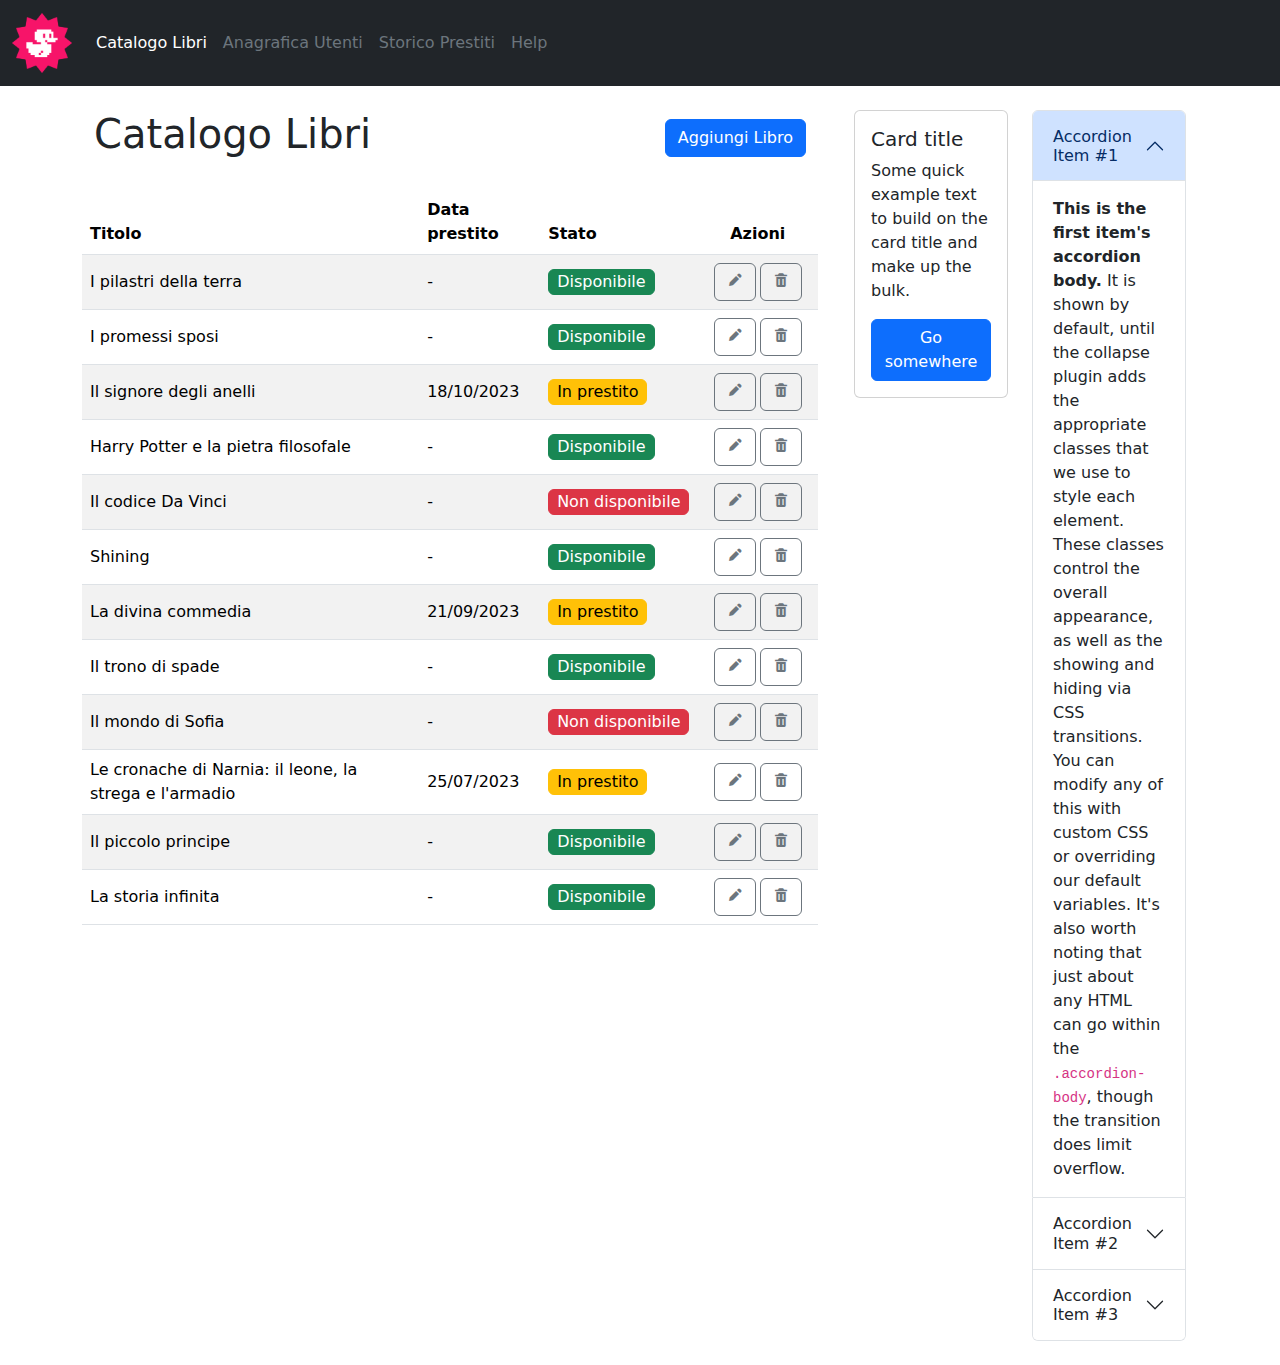
<file: index.html>
<!DOCTYPE html>
<html lang="en">

<head>
    <meta charset="UTF-8">
    <meta name="viewport" content="width=device-width, initial-scale=1.0">
    <title>Bootstrap Dashboard</title>
    <link rel="stylesheet" href="./css/app.css">
    <link href='https://unpkg.com/boxicons@2.1.4/css/boxicons.min.css' rel='stylesheet'>
    <link href="https://cdn.jsdelivr.net/npm/bootstrap@5.3.3/dist/css/bootstrap.min.css" rel="stylesheet"
        integrity="sha384-QWTKZyjpPEjISv5WaRU9OFeRpok6YctnYmDr5pNlyT2bRjXh0JMhjY6hW+ALEwIH" crossorigin="anonymous">
</head>

<body>

    <header>
        <nav class="navbar navbar-expand-lg bg-dark" data-bs-theme="dark">
            <div class="container-fluid">
                <a class="navbar-brand" href="#"><img src="./img/duck.png"></a>
                <button class="navbar-toggler" type="button" data-bs-toggle="collapse"
                    data-bs-target="#navbarSupportedContent" aria-controls="navbarSupportedContent"
                    aria-expanded="false" aria-label="Toggle navigation">
                    <span class="navbar-toggler-icon"></span>
                </button>
                <div class="collapse navbar-collapse" id="navbarSupportedContent">
                    <ul class="navbar-nav me-auto mb-2 mb-lg-0">
                        <li class="nav-item text-secondary">
                            <a class="nav-link active text-white" aria-current="page" href="#">Catalogo Libri</a>
                        </li>
                        <li class="nav-item">
                            <a class="nav-link text-secondary" href="#">Anagrafica Utenti</a>
                        </li>
                        <li class="nav-item">
                            <a class="nav-link text-secondary" href="#">Storico Prestiti</a>
                        </li>
                        <li class="nav-item">
                            <a class="nav-link text-secondary" href="#">Help</a>
                        </li>
                    </ul>
                    <form class="d-none" role="search">
                        <input class="form-control me-2" type="search" placeholder="Search" aria-label="Search">
                        <button class="btn btn-outline-success" type="submit">Search</button>
                    </form>
                </div>
            </div>
        </nav>
    </header>

    <main>
        <div class="container my-4">
            <div class="row">

                <div class="col-lg-8 mb-4">
                    <section>
                        <div class="container d-flex justify-content-between align-items-center mb-4">
                            <h1 class="text-dark">Catalogo Libri</h1>
                            <a href="./add-book.html"><button type="button" class="btn btn-primary">Aggiungi Libro</button></a>
                        </div>
                    </section>
                    <table class="table table-striped">
                        <thead>
                            <tr>
                                <th class="w-50" scope="col">Titolo</th>
                                <th class="d-none d-md-table-cell" scope="col">Data prestito</th>
                                <th scope="col">Stato</th>
                                <th class="text-center" scope="col">Azioni</th>
                            </tr>
                        </thead>
                        <tbody>
                            <tr>
                                <td>I pilastri della terra</td>
                                <td class="d-none d-md-table-cell">-</td>
                                <td>
                                    <button type="button" class="btn btn-success py-0 px-2">Disponibile</button>
                                </td>
                                <td>
                                    <div class="action-btns d-flex gap-1 justify-content-center">
                                        <button type="button" class="btn btn-outline-secondary"><i
                                                class='bx bxs-pencil'></i></button>
                                        <button type="button" class="btn btn-outline-secondary"><i
                                                class='bx bxs-trash'></i></button>
                                    </div>
                                </td>
                            </tr>
                            <tr>
                                <td>I promessi sposi</td>
                                <td class="d-none d-md-table-cell">-</td>
                                <td>
                                    <button type="button" class="btn btn-success py-0 px-2">Disponibile</button>
                                </td>
                                <td>
                                    <div class="action-btns d-flex gap-1 justify-content-center">
                                        <button type="button" class="btn btn-outline-secondary"><i
                                                class='bx bxs-pencil'></i></button>
                                        <button type="button" class="btn btn-outline-secondary"><i
                                                class='bx bxs-trash'></i></button>
                                    </div>
                                </td>
                            </tr>
                            <tr>
                                <td>Il signore degli anelli</td>
                                <td class="d-none d-md-table-cell">18/10/2023</td>
                                <td>
                                    <button type="button" class="btn btn-warning py-0 px-2">In prestito</button>
                                </td>
                                <td>
                                    <div class="action-btns d-flex gap-1 justify-content-center">
                                        <button type="button" class="btn btn-outline-secondary"><i
                                                class='bx bxs-pencil'></i></button>
                                        <button type="button" class="btn btn-outline-secondary"><i
                                                class='bx bxs-trash'></i></button>
                                    </div>
                                </td>
                            </tr>
                            <tr>
                                <td>Harry Potter e la pietra filosofale</td>
                                <td class="d-none d-md-table-cell">-</td>
                                <td>
                                    <button type="button" class="btn btn-success py-0 px-2">Disponibile</button>
                                </td>
                                <td>
                                    <div class="action-btns d-flex gap-1 justify-content-center">
                                        <button type="button" class="btn btn-outline-secondary"><i
                                                class='bx bxs-pencil'></i></button>
                                        <button type="button" class="btn btn-outline-secondary"><i
                                                class='bx bxs-trash'></i></button>
                                    </div>
                                </td>
                            </tr>
                            <tr>
                                <td>Il codice Da Vinci</td>
                                <td class="d-none d-md-table-cell">-</td>
                                <td>
                                    <button type="button" class="btn btn-danger py-0 px-2">Non disponibile</button>
                                </td>
                                <td>
                                    <div class="action-btns d-flex gap-1 justify-content-center">
                                        <button type="button" class="btn btn-outline-secondary"><i
                                                class='bx bxs-pencil'></i></button>
                                        <button type="button" class="btn btn-outline-secondary"><i
                                                class='bx bxs-trash'></i></button>
                                    </div>
                                </td>
                            </tr>
                            <tr>
                                <td>Shining</td>
                                <td class="d-none d-md-table-cell">-</td>
                                <td>
                                    <button type="button" class="btn btn-success py-0 px-2">Disponibile</button>
                                </td>
                                <td>
                                    <div class="action-btns d-flex gap-1 justify-content-center">
                                        <button type="button" class="btn btn-outline-secondary"><i
                                                class='bx bxs-pencil'></i></button>
                                        <button type="button" class="btn btn-outline-secondary"><i
                                                class='bx bxs-trash'></i></button>
                                    </div>
                                </td>
                            </tr>
                            <tr>
                                <td>La divina commedia</td>
                                <td class="d-none d-md-table-cell">21/09/2023</td>
                                <td>
                                    <button type="button" class="btn btn-warning py-0 px-2">In prestito</button>
                                </td>
                                <td>
                                    <div class="action-btns d-flex gap-1 justify-content-center">
                                        <button type="button" class="btn btn-outline-secondary"><i
                                                class='bx bxs-pencil'></i></button>
                                        <button type="button" class="btn btn-outline-secondary"><i
                                                class='bx bxs-trash'></i></button>
                                    </div>
                                </td>
                            </tr>
                            <tr>
                                <td>Il trono di spade</td>
                                <td class="d-none d-md-table-cell">-</td>
                                <td>
                                    <button type="button" class="btn btn-success py-0 px-2">Disponibile</button>
                                </td>
                                <td>
                                    <div class="action-btns d-flex gap-1 justify-content-center">
                                        <button type="button" class="btn btn-outline-secondary"><i
                                                class='bx bxs-pencil'></i></button>
                                        <button type="button" class="btn btn-outline-secondary"><i
                                                class='bx bxs-trash'></i></button>
                                    </div>
                                </td>
                            </tr>
                            <tr>
                                <td>Il mondo di Sofia</td>
                                <td class="d-none d-md-table-cell">-</td>
                                <td>
                                    <button type="button" class="btn btn-danger py-0 px-2">Non disponibile</button>
                                </td>
                                <td>
                                    <div class="action-btns d-flex gap-1 justify-content-center">
                                        <button type="button" class="btn btn-outline-secondary"><i
                                                class='bx bxs-pencil'></i></button>
                                        <button type="button" class="btn btn-outline-secondary"><i
                                                class='bx bxs-trash'></i></button>
                                    </div>
                                </td>
                            </tr>
                            <tr>
                                <td>Le cronache di Narnia: il leone, la strega e l'armadio</td>
                                <td class="d-none d-md-table-cell">25/07/2023</td>
                                <td>
                                    <button type="button" class="btn btn-warning py-0 px-2">In prestito</button>
                                </td>
                                <td>
                                    <div class="action-btns d-flex gap-1 justify-content-center">
                                        <button type="button" class="btn btn-outline-secondary"><i
                                                class='bx bxs-pencil'></i></button>
                                        <button type="button" class="btn btn-outline-secondary"><i
                                                class='bx bxs-trash'></i></button>
                                    </div>
                                </td>
                            </tr>
                            <tr>
                                <td>Il piccolo principe</td>
                                <td class="d-none d-md-table-cell">-</td>
                                <td>
                                    <button type="button" class="btn btn-success py-0 px-2">Disponibile</button>
                                </td>
                                <td>
                                    <div class="action-btns d-flex gap-1 justify-content-center">
                                        <button type="button" class="btn btn-outline-secondary"><i
                                                class='bx bxs-pencil'></i></button>
                                        <button type="button" class="btn btn-outline-secondary"><i
                                                class='bx bxs-trash'></i></button>
                                    </div>
                                </td>
                            </tr>
                            <tr>
                                <td>La storia infinita</td>
                                <td class="d-none d-md-table-cell">-</td>
                                <td>
                                    <button type="button" class="btn btn-success py-0 px-2">Disponibile</button>
                                </td>
                                <td>
                                    <div class="action-btns d-flex gap-1 justify-content-center">
                                        <button type="button" class="btn btn-outline-secondary"><i
                                                class='bx bxs-pencil'></i></button>
                                        <button type="button" class="btn btn-outline-secondary"><i
                                                class='bx bxs-trash'></i></button>
                                    </div>
                                </td>
                            </tr>
                        </tbody>
                    </table>
                </div>

                <div class="col-lg-4">
                    <div class="container">
                        <div class="row">

                            <div class="col-xl-6 mb-4">
                                <div class="card">
                                    <div class="card-body">
                                        <h5 class="card-title">Card title</h5>
                                        <p class="card-text">Some quick example text to build on the card title and
                                            make up the bulk.</p>
                                        <a href="#" class="btn btn-primary">Go somewhere</a>
                                    </div>
                                </div>
                            </div>

                            <div class="col-xl-6">
                                <div class="accordion" id="accordionExample">
                                    <div class="accordion-item">
                                        <h2 class="accordion-header">
                                            <button class="accordion-button" type="button" data-bs-toggle="collapse"
                                                data-bs-target="#collapseOne" aria-expanded="true"
                                                aria-controls="collapseOne">
                                                Accordion Item #1
                                            </button>
                                        </h2>
                                        <div id="collapseOne" class="accordion-collapse collapse show"
                                            data-bs-parent="#accordionExample">
                                            <div class="accordion-body">
                                                <strong>This is the first item's accordion body.</strong> It is
                                                shown by
                                                default, until the collapse plugin adds the appropriate classes that
                                                we
                                                use to style each element. These classes control the overall
                                                appearance,
                                                as well as the showing and hiding via CSS transitions. You can
                                                modify
                                                any of this with custom CSS or overriding our default variables.
                                                It's
                                                also worth noting that just about any HTML can go within the
                                                <code>.accordion-body</code>, though the transition does limit
                                                overflow.
                                            </div>
                                        </div>
                                    </div>
                                    <div class="accordion-item">
                                        <h2 class="accordion-header">
                                            <button class="accordion-button collapsed" type="button"
                                                data-bs-toggle="collapse" data-bs-target="#collapseTwo"
                                                aria-expanded="false" aria-controls="collapseTwo">
                                                Accordion Item #2
                                            </button>
                                        </h2>
                                        <div id="collapseTwo" class="accordion-collapse collapse"
                                            data-bs-parent="#accordionExample">
                                            <div class="accordion-body">
                                                <strong>This is the second item's accordion body.</strong> It is
                                                hidden
                                                by default, until the collapse plugin adds the appropriate classes
                                                that
                                                we use to style each element. These classes control the overall
                                                appearance, as well as the showing and hiding via CSS transitions.
                                                You
                                                can modify any of this with custom CSS or overriding our default
                                                variables. It's also worth noting that just about any HTML can go
                                                within
                                                the <code>.accordion-body</code>, though the transition does limit
                                                overflow.
                                            </div>
                                        </div>
                                    </div>
                                    <div class="accordion-item">
                                        <h2 class="accordion-header">
                                            <button class="accordion-button collapsed" type="button"
                                                data-bs-toggle="collapse" data-bs-target="#collapseThree"
                                                aria-expanded="false" aria-controls="collapseThree">
                                                Accordion Item #3
                                            </button>
                                        </h2>
                                        <div id="collapseThree" class="accordion-collapse collapse"
                                            data-bs-parent="#accordionExample">
                                            <div class="accordion-body">
                                                <strong>This is the third item's accordion body.</strong> It is
                                                hidden
                                                by default, until the collapse plugin adds the appropriate classes
                                                that
                                                we use to style each element. These classes control the overall
                                                appearance, as well as the showing and hiding via CSS transitions.
                                                You
                                                can modify any of this with custom CSS or overriding our default
                                                variables. It's also worth noting that just about any HTML can go
                                                within
                                                the <code>.accordion-body</code>, though the transition does limit
                                                overflow.
                                            </div>
                                        </div>
                                    </div>
                                </div>
                            </div>

                        </div>
                    </div>
                </div>

            </div>
        </div>
    </main>


    <script src="https://cdn.jsdelivr.net/npm/bootstrap@5.3.3/dist/js/bootstrap.bundle.min.js"
        integrity="sha384-YvpcrYf0tY3lHB60NNkmXc5s9fDVZLESaAA55NDzOxhy9GkcIdslK1eN7N6jIeHz"
        crossorigin="anonymous"></script>
</body>
</html>
</file>
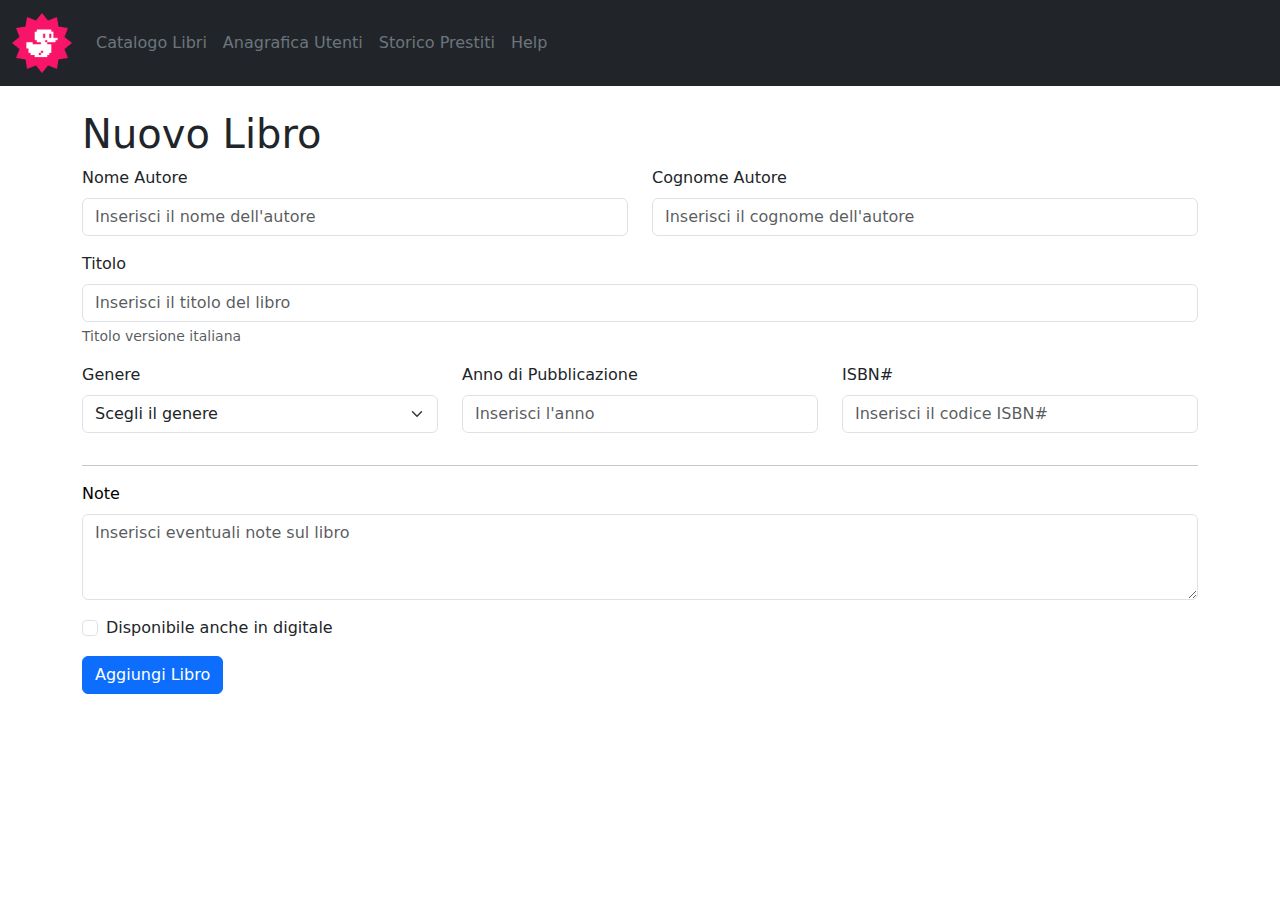
<file: add-book.html>
<!DOCTYPE html>
<html lang="en">

<head>
    <meta charset="UTF-8">
    <meta name="viewport" content="width=device-width, initial-scale=1.0">
    <title>Bootstrap Dashboard</title>
    <link rel="stylesheet" href="./css/app.css">
    <link href='https://unpkg.com/boxicons@2.1.4/css/boxicons.min.css' rel='stylesheet'>
    <link href="https://cdn.jsdelivr.net/npm/bootstrap@5.3.3/dist/css/bootstrap.min.css" rel="stylesheet"
        integrity="sha384-QWTKZyjpPEjISv5WaRU9OFeRpok6YctnYmDr5pNlyT2bRjXh0JMhjY6hW+ALEwIH" crossorigin="anonymous">
</head>

<body>

    <header>
        <nav class="navbar navbar-expand-lg bg-dark" data-bs-theme="dark">
            <div class="container-fluid">
                <a class="navbar-brand" href="#"><img src="./img/duck.png"></a>
                <button class="navbar-toggler" type="button" data-bs-toggle="collapse"
                    data-bs-target="#navbarSupportedContent" aria-controls="navbarSupportedContent"
                    aria-expanded="false" aria-label="Toggle navigation">
                    <span class="navbar-toggler-icon"></span>
                </button>
                <div class="collapse navbar-collapse" id="navbarSupportedContent">
                    <ul class="navbar-nav me-auto mb-2 mb-lg-0">
                        <li class="nav-item text-secondary">
                            <a class="nav-link text-secondary" href="./index.html">Catalogo Libri</a>
                        </li>
                        <li class="nav-item">
                            <a class="nav-link text-secondary" href="#">Anagrafica Utenti</a>
                        </li>
                        <li class="nav-item">
                            <a class="nav-link text-secondary" href="#">Storico Prestiti</a>
                        </li>
                        <li class="nav-item">
                            <a class="nav-link text-secondary" href="#">Help</a>
                        </li>
                    </ul>
                    <form class="d-none" role="search">
                        <input class="form-control me-2" type="search" placeholder="Search" aria-label="Search">
                        <button class="btn btn-outline-success" type="submit">Search</button>
                    </form>
                </div>
            </div>
        </nav>
    </header>

    <main>
        <div class="container my-4">
            <h1>Nuovo Libro</h1>
            <form>
                <div class="row">
                    <div class="col-6 mb-3">
                        <label for="author-name" class="form-label">Nome Autore</label>
                        <input type="text" class="form-control" id="author-name" aria-describedby="textHelp"
                            placeholder="Inserisci il nome dell'autore">
                    </div>
                    <div class="col-6 mb-3">
                        <label for="author-surname" class="form-label">Cognome Autore</label>
                        <input type="text" class="form-control" id="author-surname" aria-describedby="textHelp"
                            placeholder="Inserisci il cognome dell'autore">
                    </div>
                </div>
                <div class="mb-3">
                    <label for="book-name" class="form-label">Titolo</label>
                    <input type="text" class="form-control" id="book-name" aria-describedby="textHelp"
                        placeholder="Inserisci il titolo del libro">
                    <div id="textHelp" class="form-text">Titolo versione italiana</div>
                </div>
                <div class="row">
                    <div class="col-xl-4 mb-3">
                        <label for="book-name" class="form-label">Genere</label>
                        <select class="form-select" aria-label="Default select example">
                            <option selected>Scegli il genere</option>
                            <option value="1">Fantasy</option>
                            <option value="2">Horror</option>
                            <option value="3">Giallo</option>
                        </select>
                    </div>
                    <div class="col-xl-4 mb-3">
                        <label for="publication-date" class="form-label">Anno di Pubblicazione</label>
                        <input type="number" class="form-control" id="publication-date" aria-describedby="textHelp"
                            placeholder="Inserisci l'anno">
                    </div>
                    <div class="col-xl-4 mb-3">
                        <label for="isbn" class="form-label">ISBN#</label>
                        <input type="text" class="form-control" id="isbn" aria-describedby="textHelp"
                            placeholder="Inserisci il codice ISBN#">
                    </div>
                </div>
                <hr>
                <div class="mb-3">
                    <label for="exampleFormControlTextarea1" class="form-label text-black">Note</label>
                    <textarea class="form-control" id="exampleFormControlTextarea1" rows="3"
                        placeholder="Inserisci eventuali note sul libro"></textarea>
                </div>
                <div class="mb-3 form-check">
                    <input type="checkbox" class="form-check-input" id="exampleCheck1">
                    <label class="form-check-label" for="exampleCheck1">Disponibile anche in digitale</label>
                </div>
                <button type="submit" class="btn btn-primary">Aggiungi Libro</button>
        </div>


        <!-- <button type="submit" class="btn btn-primary">Submit</button> -->

        </form>

        </div>

    </main>


    <script src="https://cdn.jsdelivr.net/npm/bootstrap@5.3.3/dist/js/bootstrap.bundle.min.js"
        integrity="sha384-YvpcrYf0tY3lHB60NNkmXc5s9fDVZLESaAA55NDzOxhy9GkcIdslK1eN7N6jIeHz"
        crossorigin="anonymous"></script>
</body>

</html>
</file>
<file: css/app.css>
/* HEADER */
.navbar-brand img {
    width: 60px;
    height: 60px;
}

/* MAIN */
/* Table */
.table.table-striped {
    vertical-align: middle;
}

thead tr th:not(:first-child){
    width: calc(50%/3);
}

table.table-striped .btn {
    white-space: nowrap;
}
</file>
